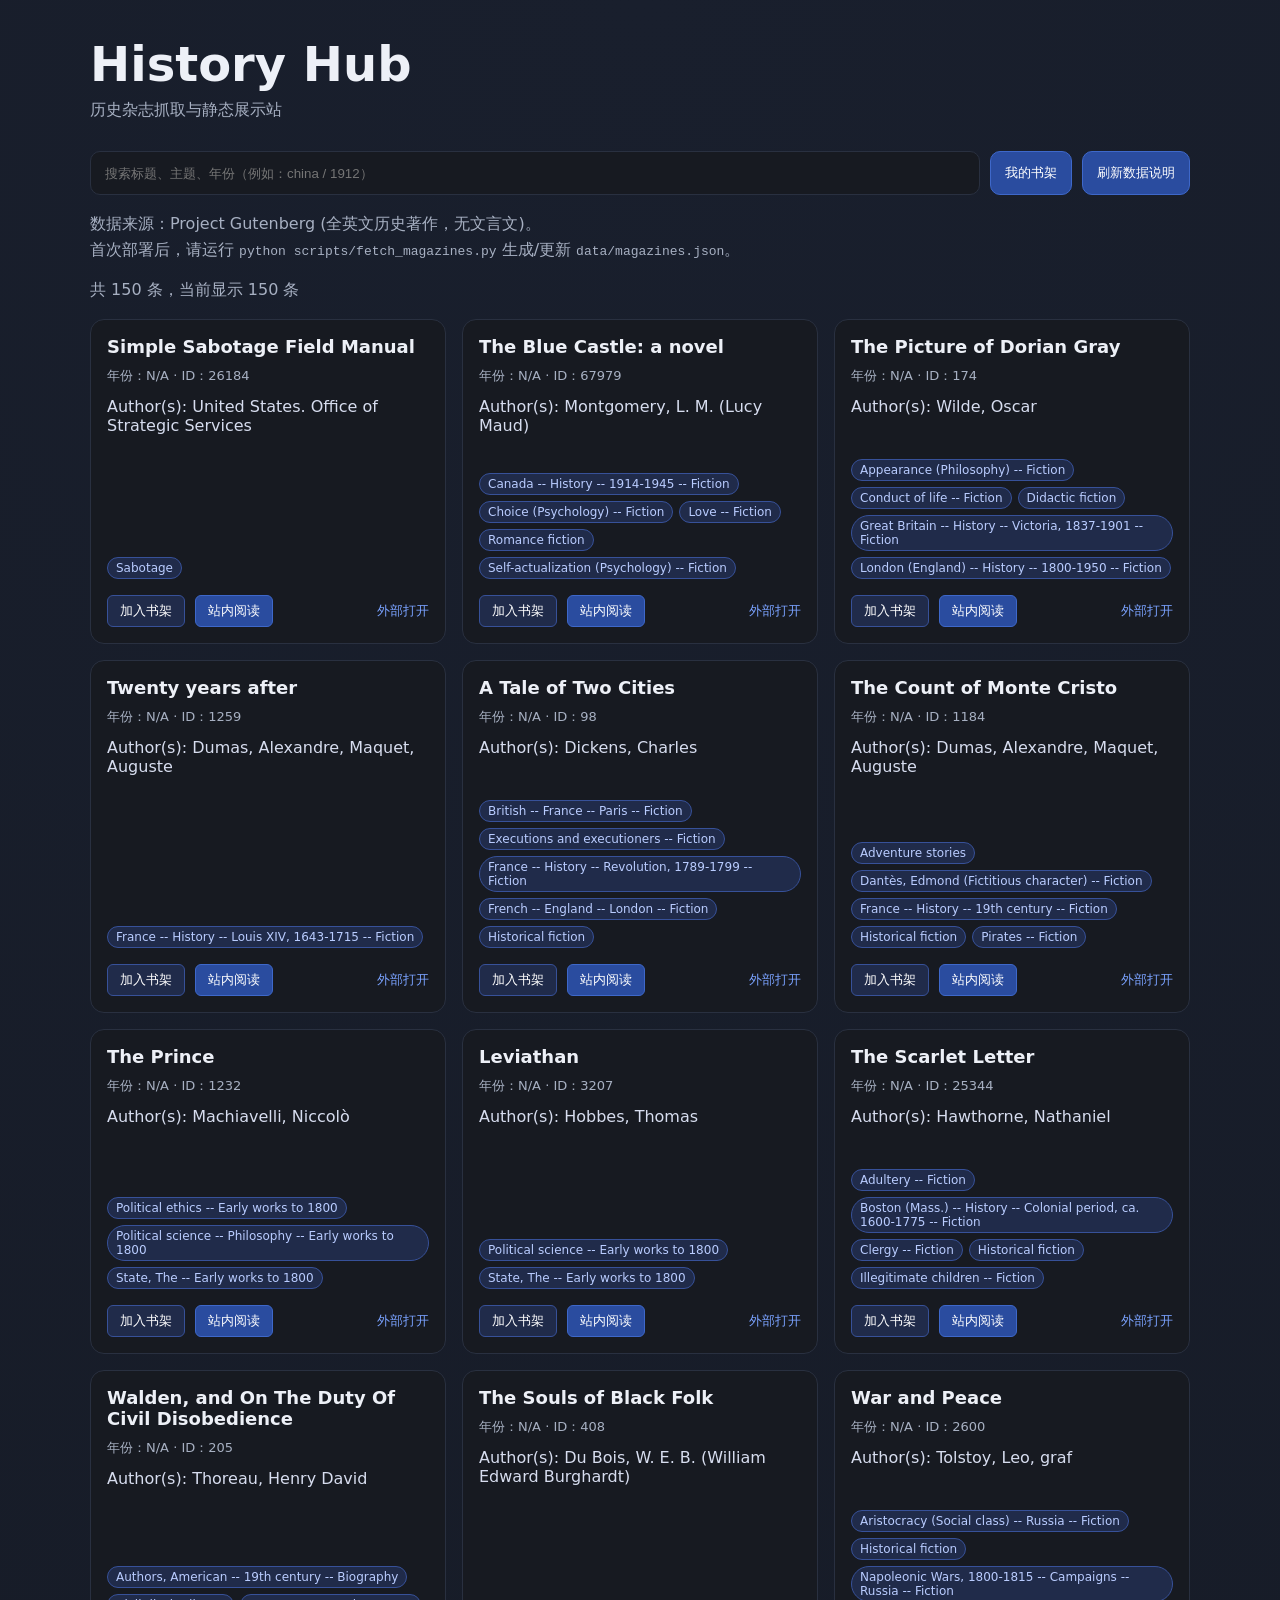
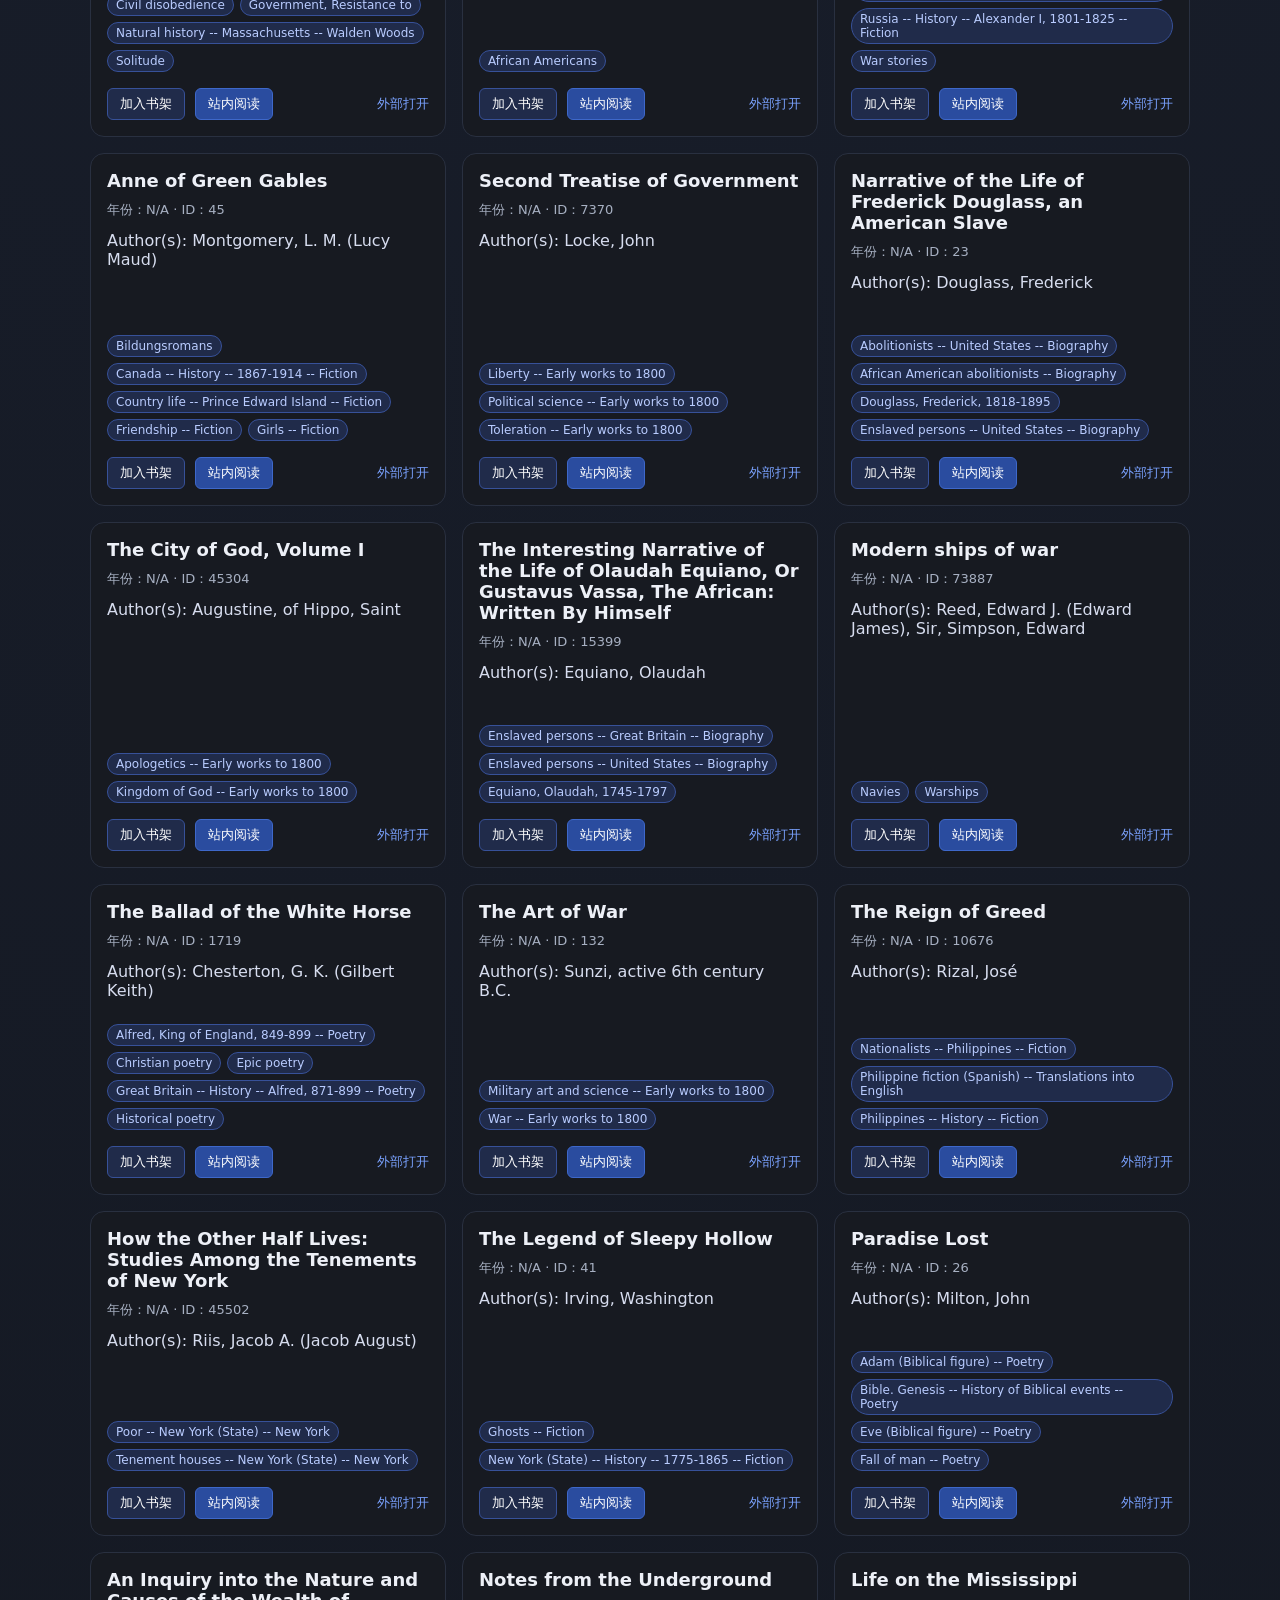
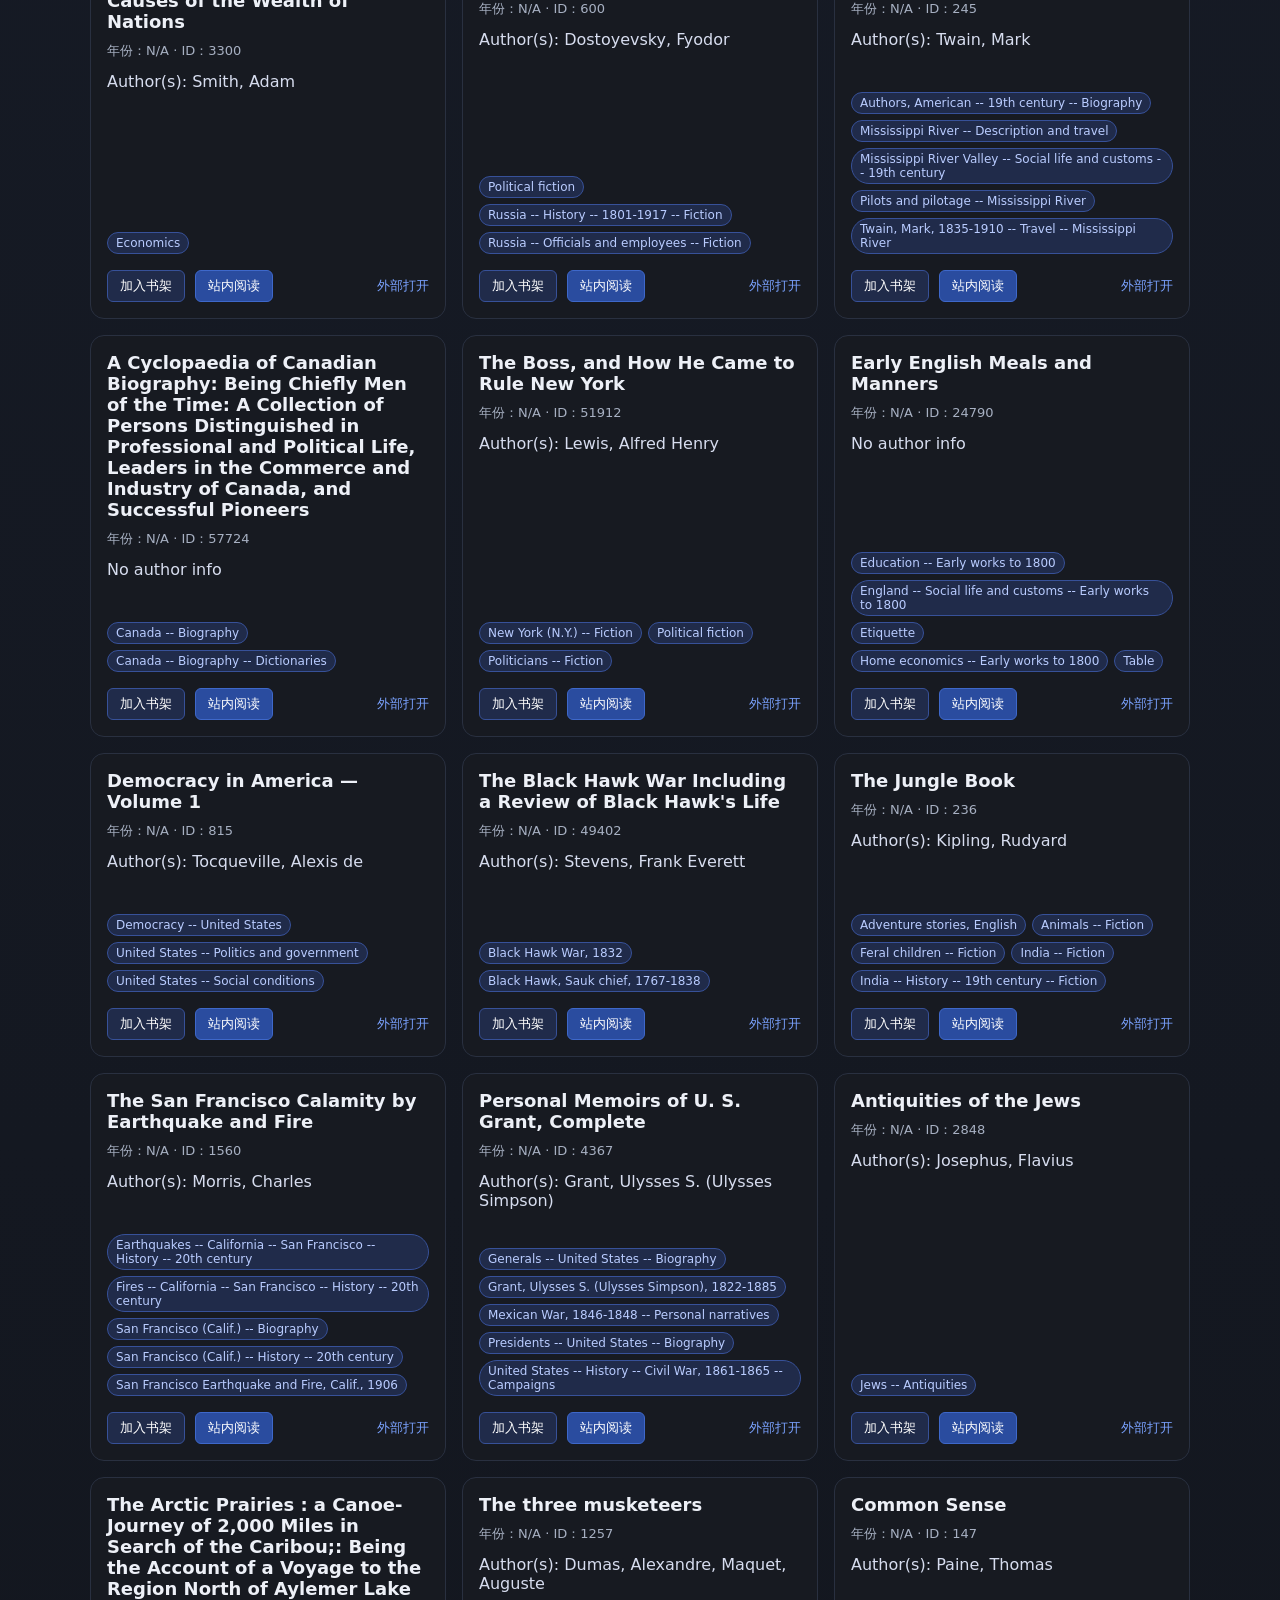
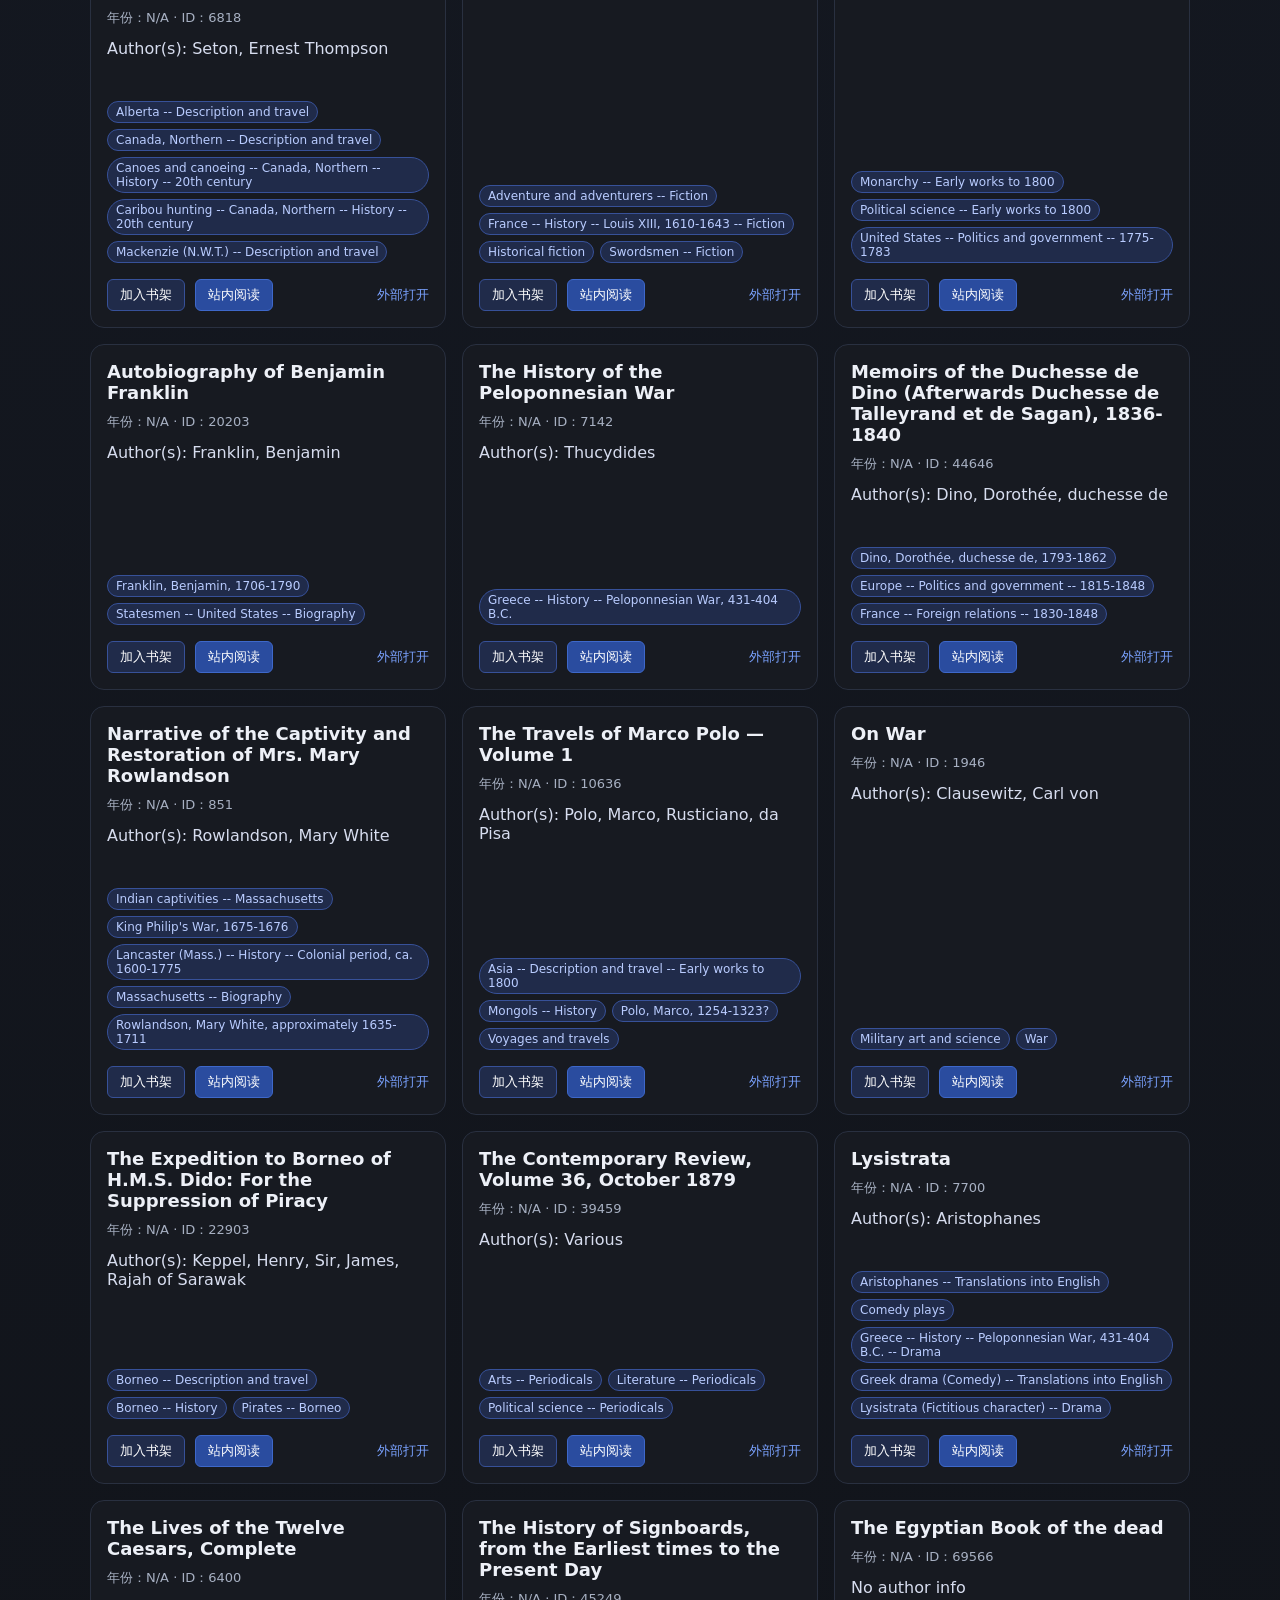
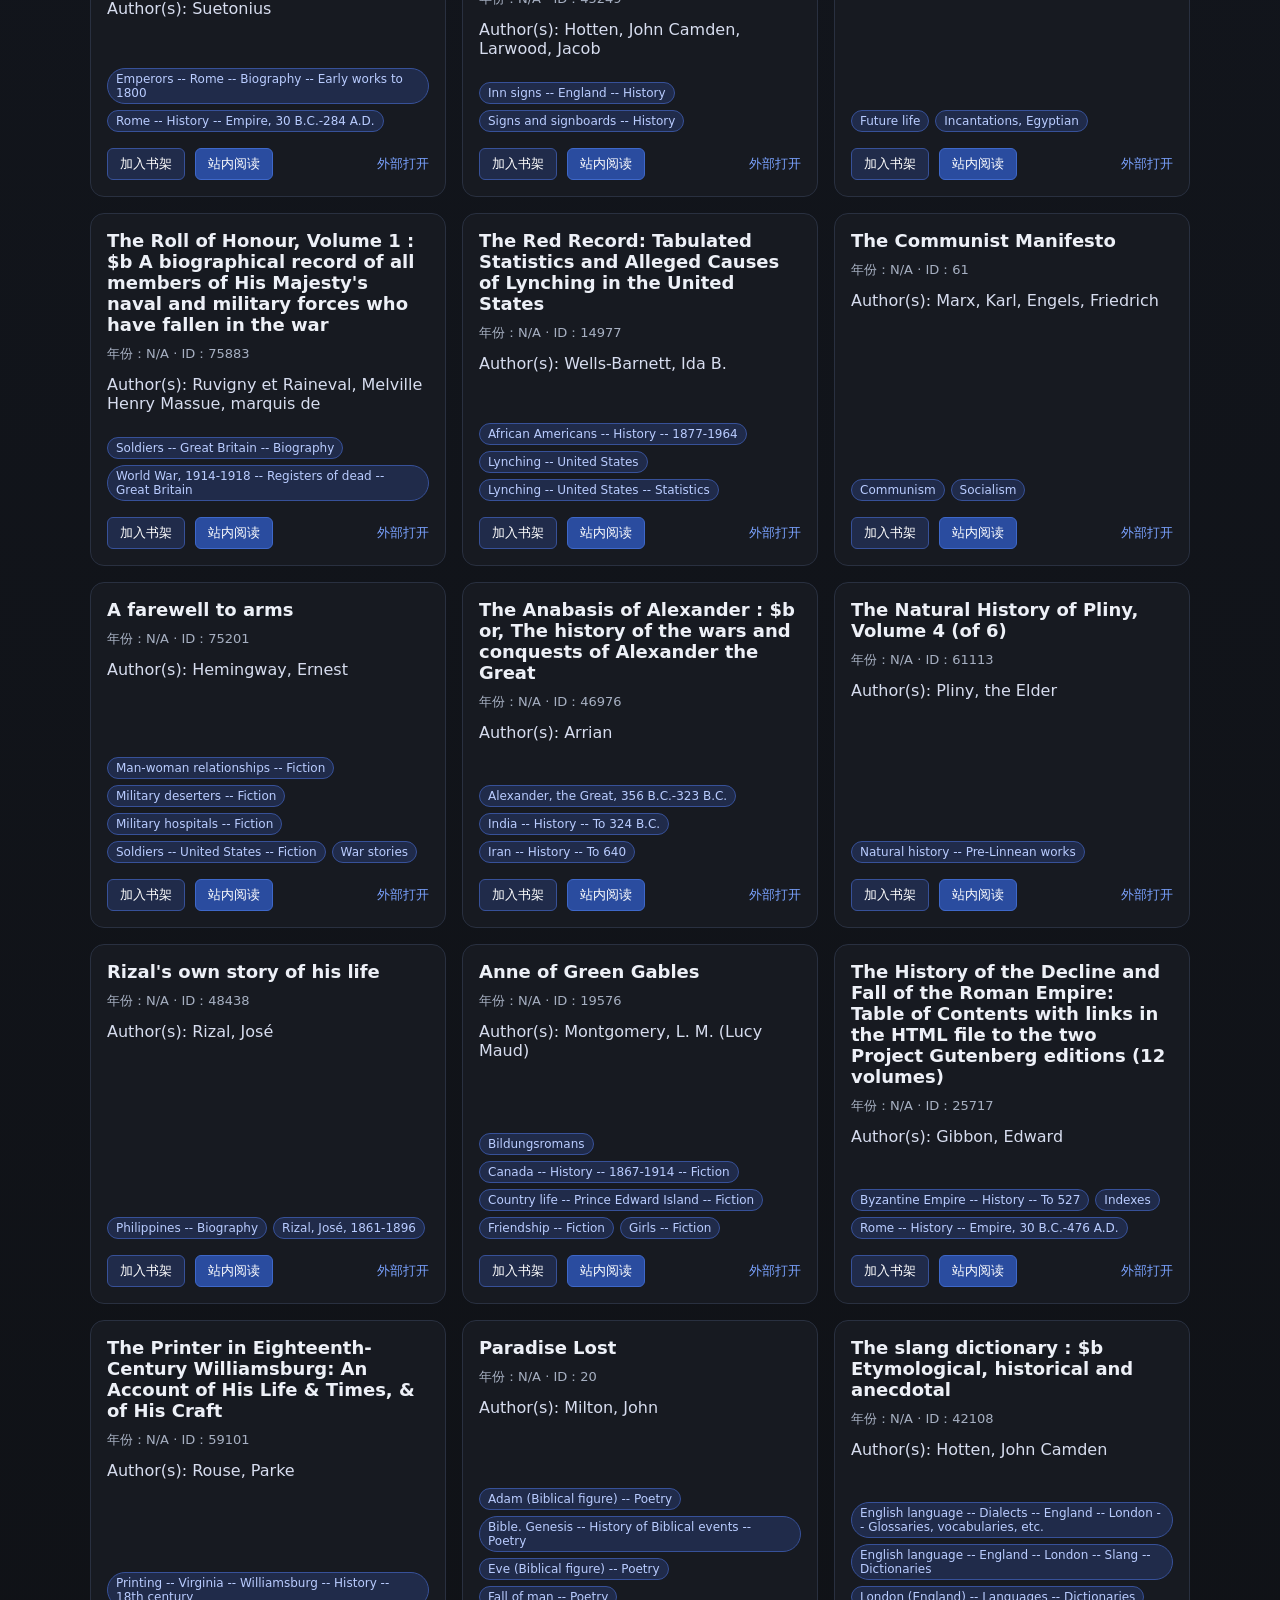
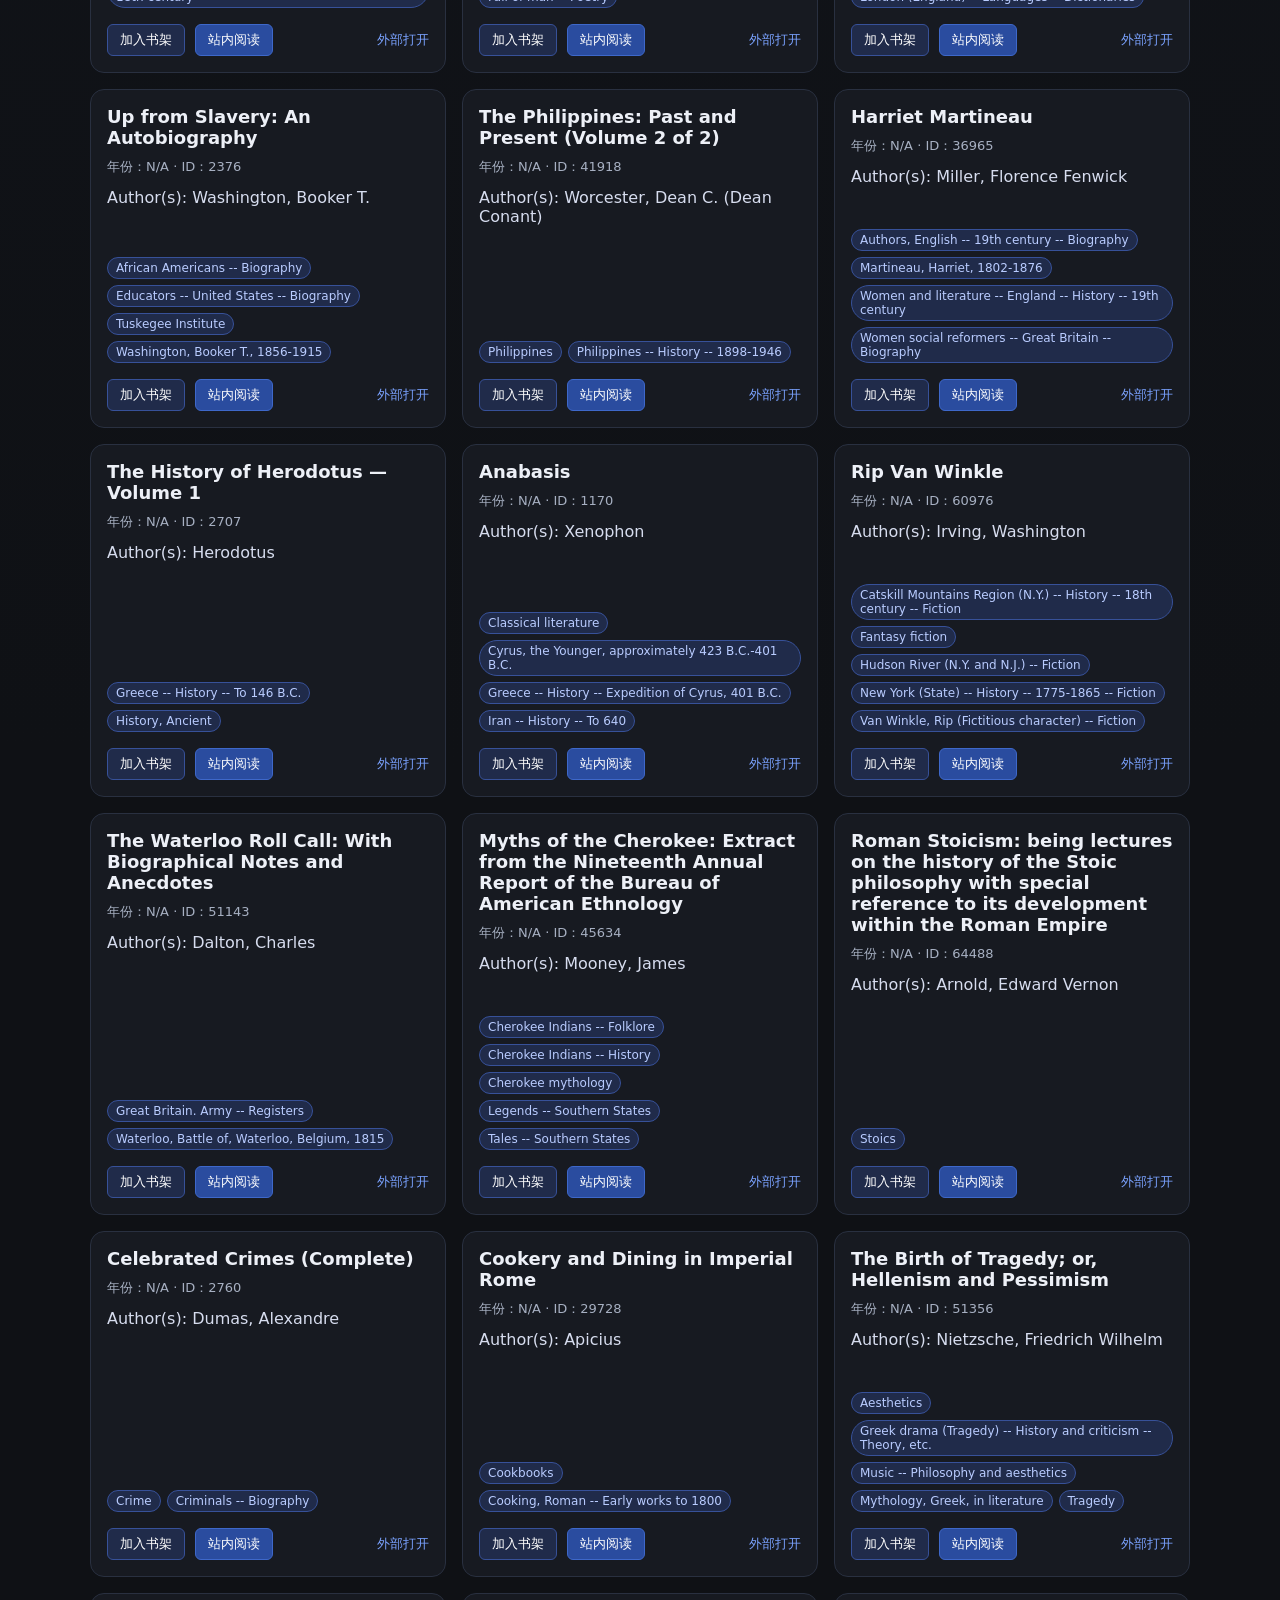
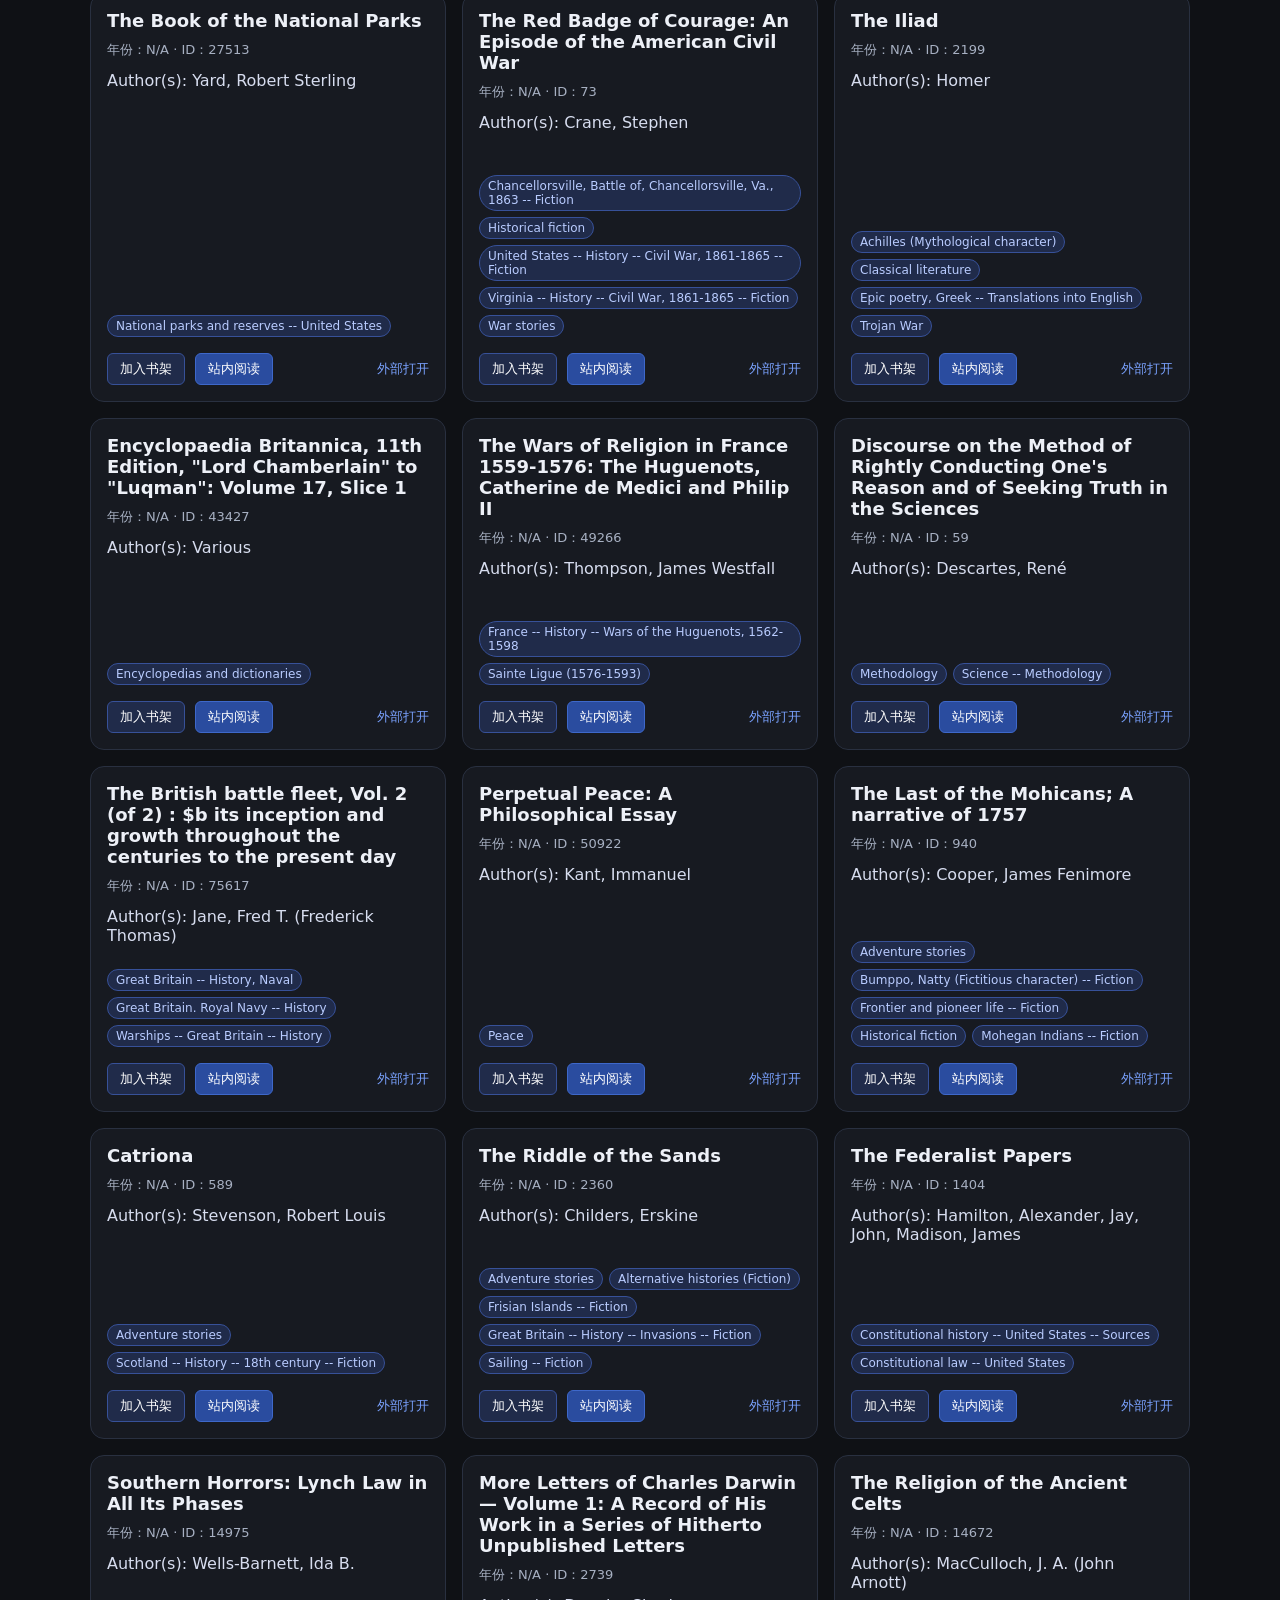
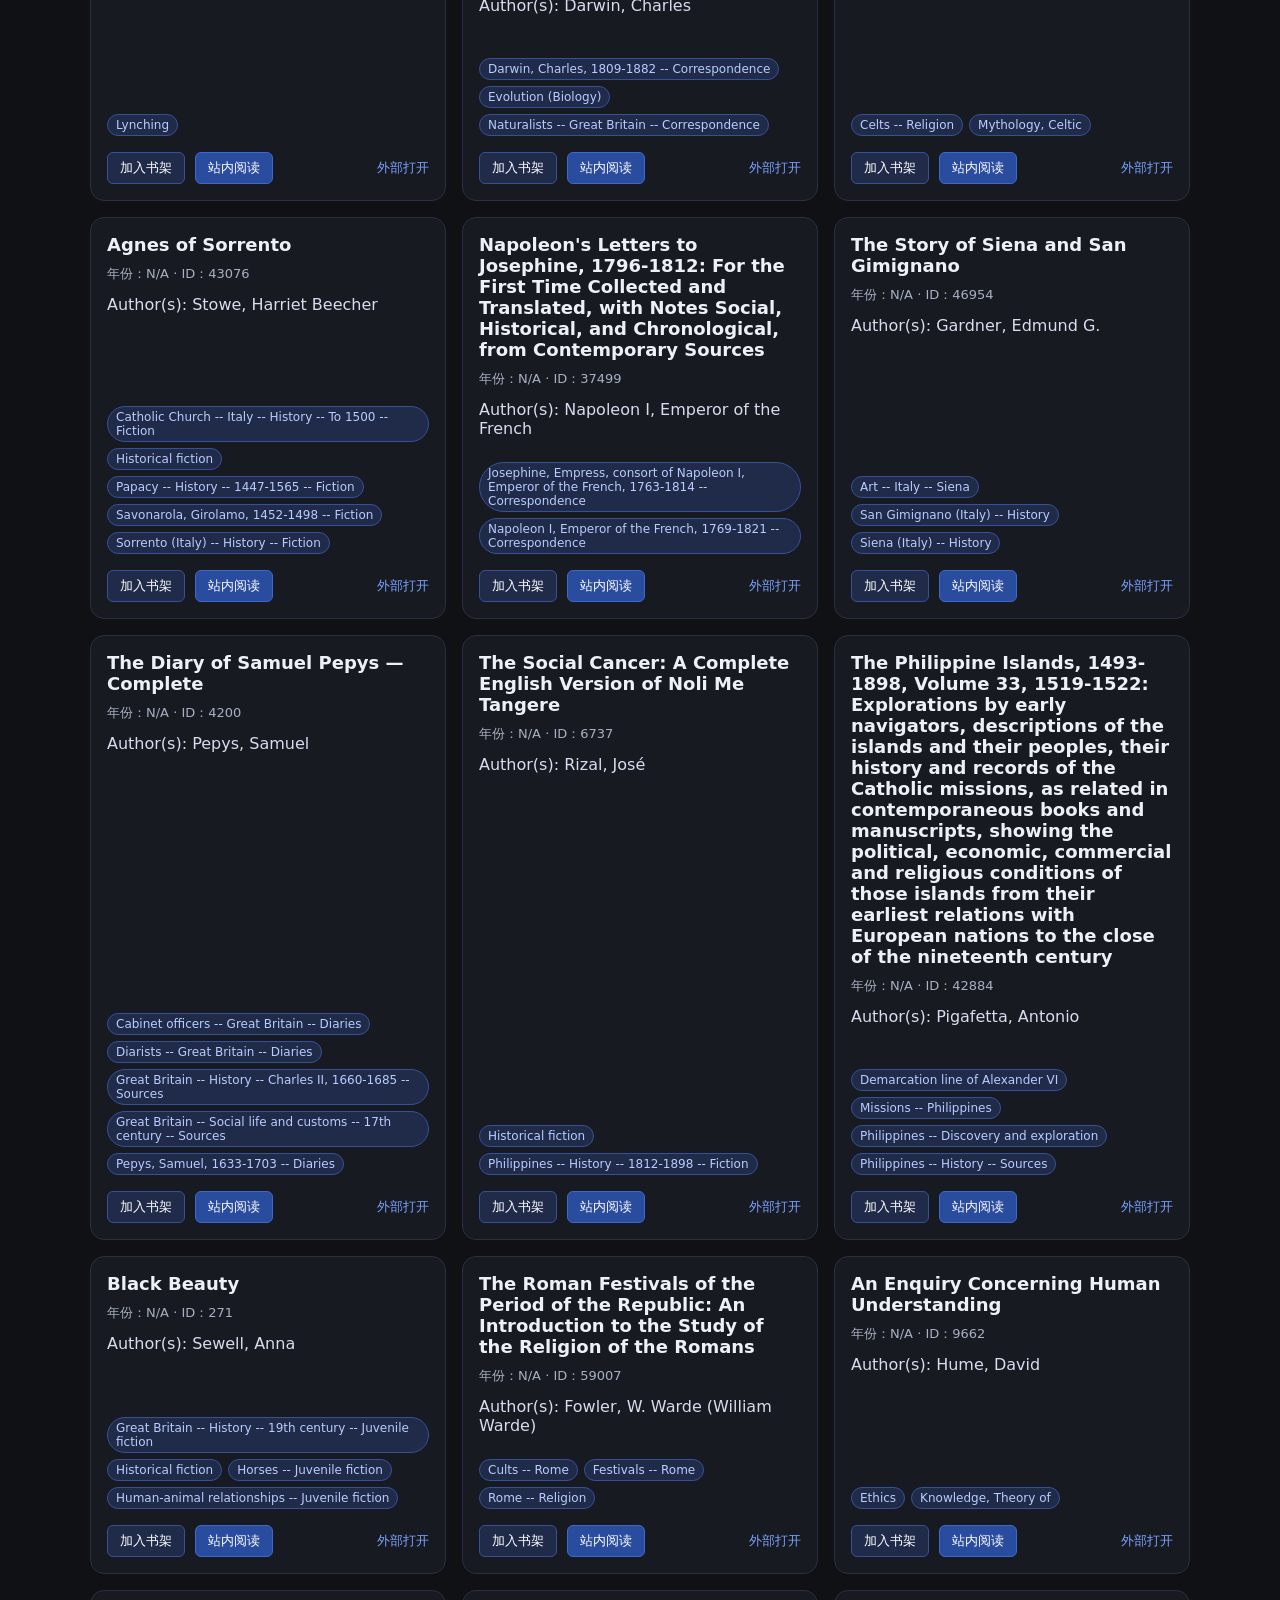
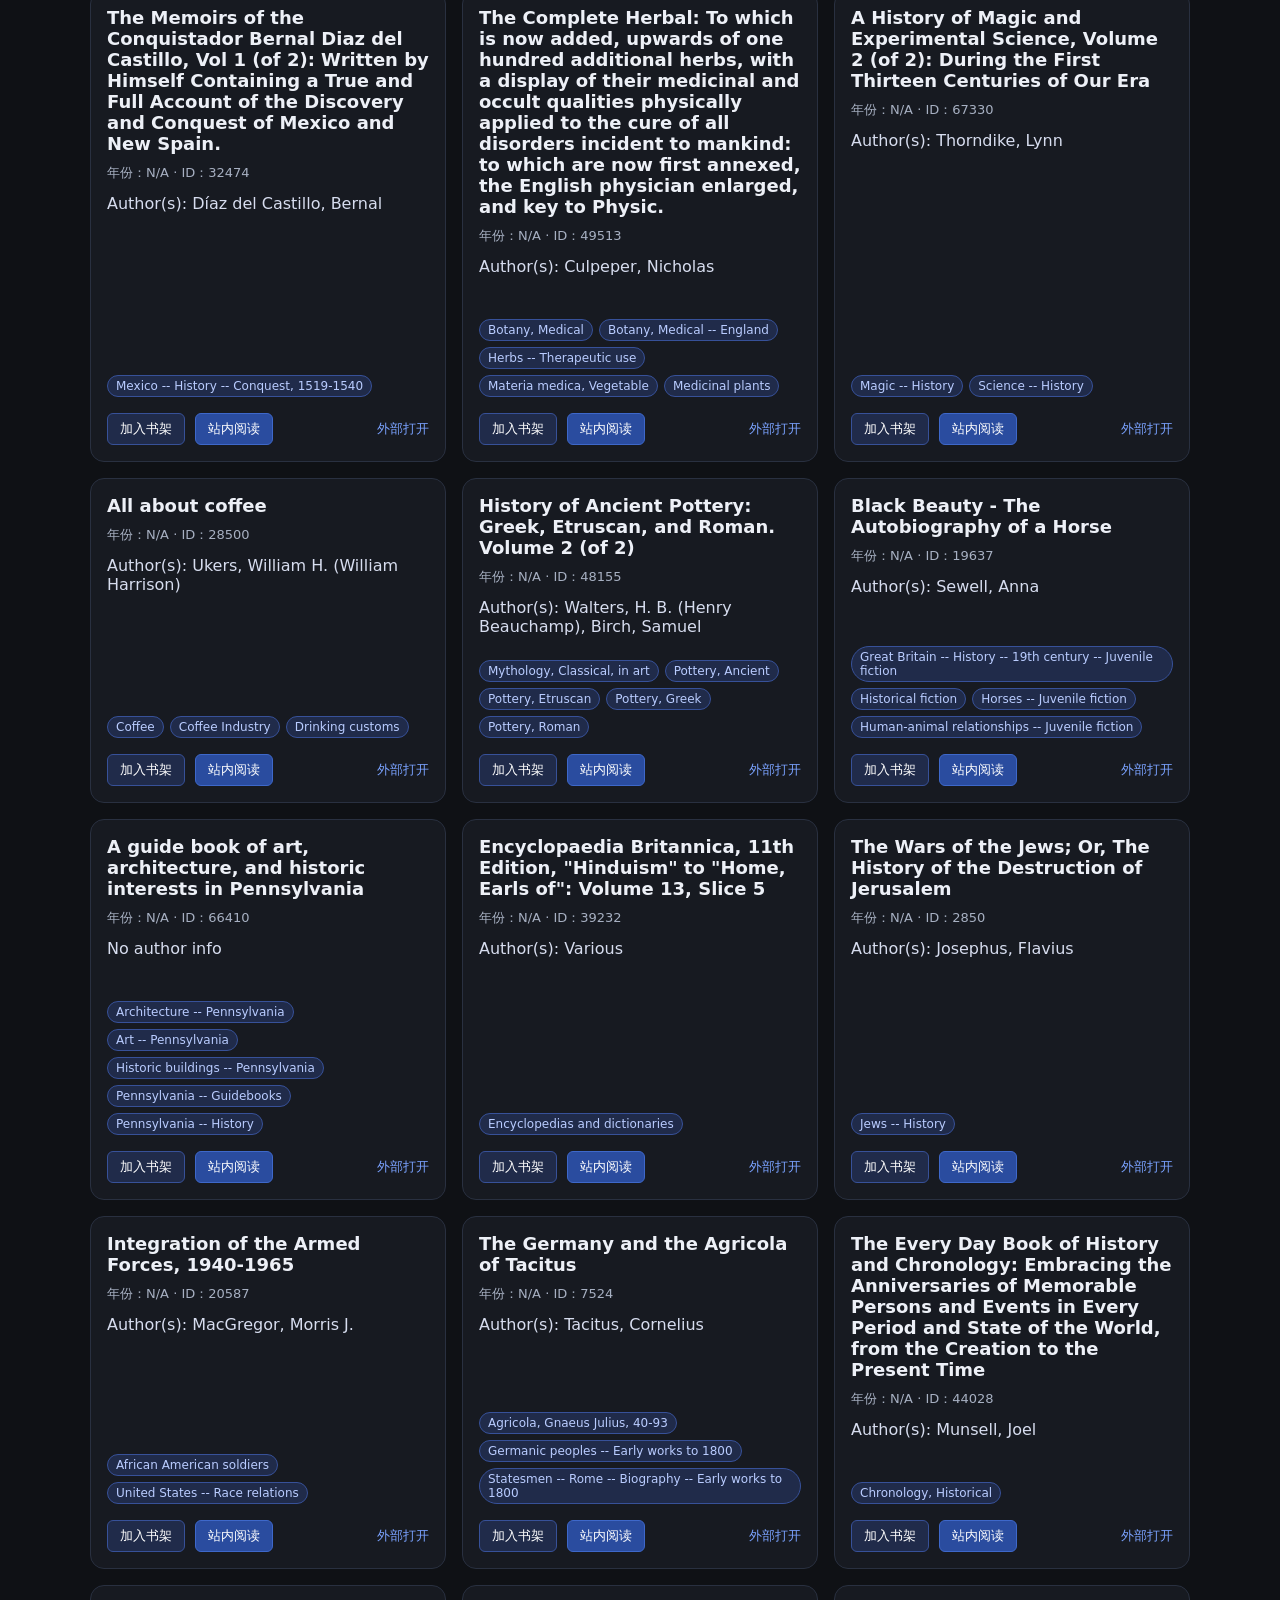
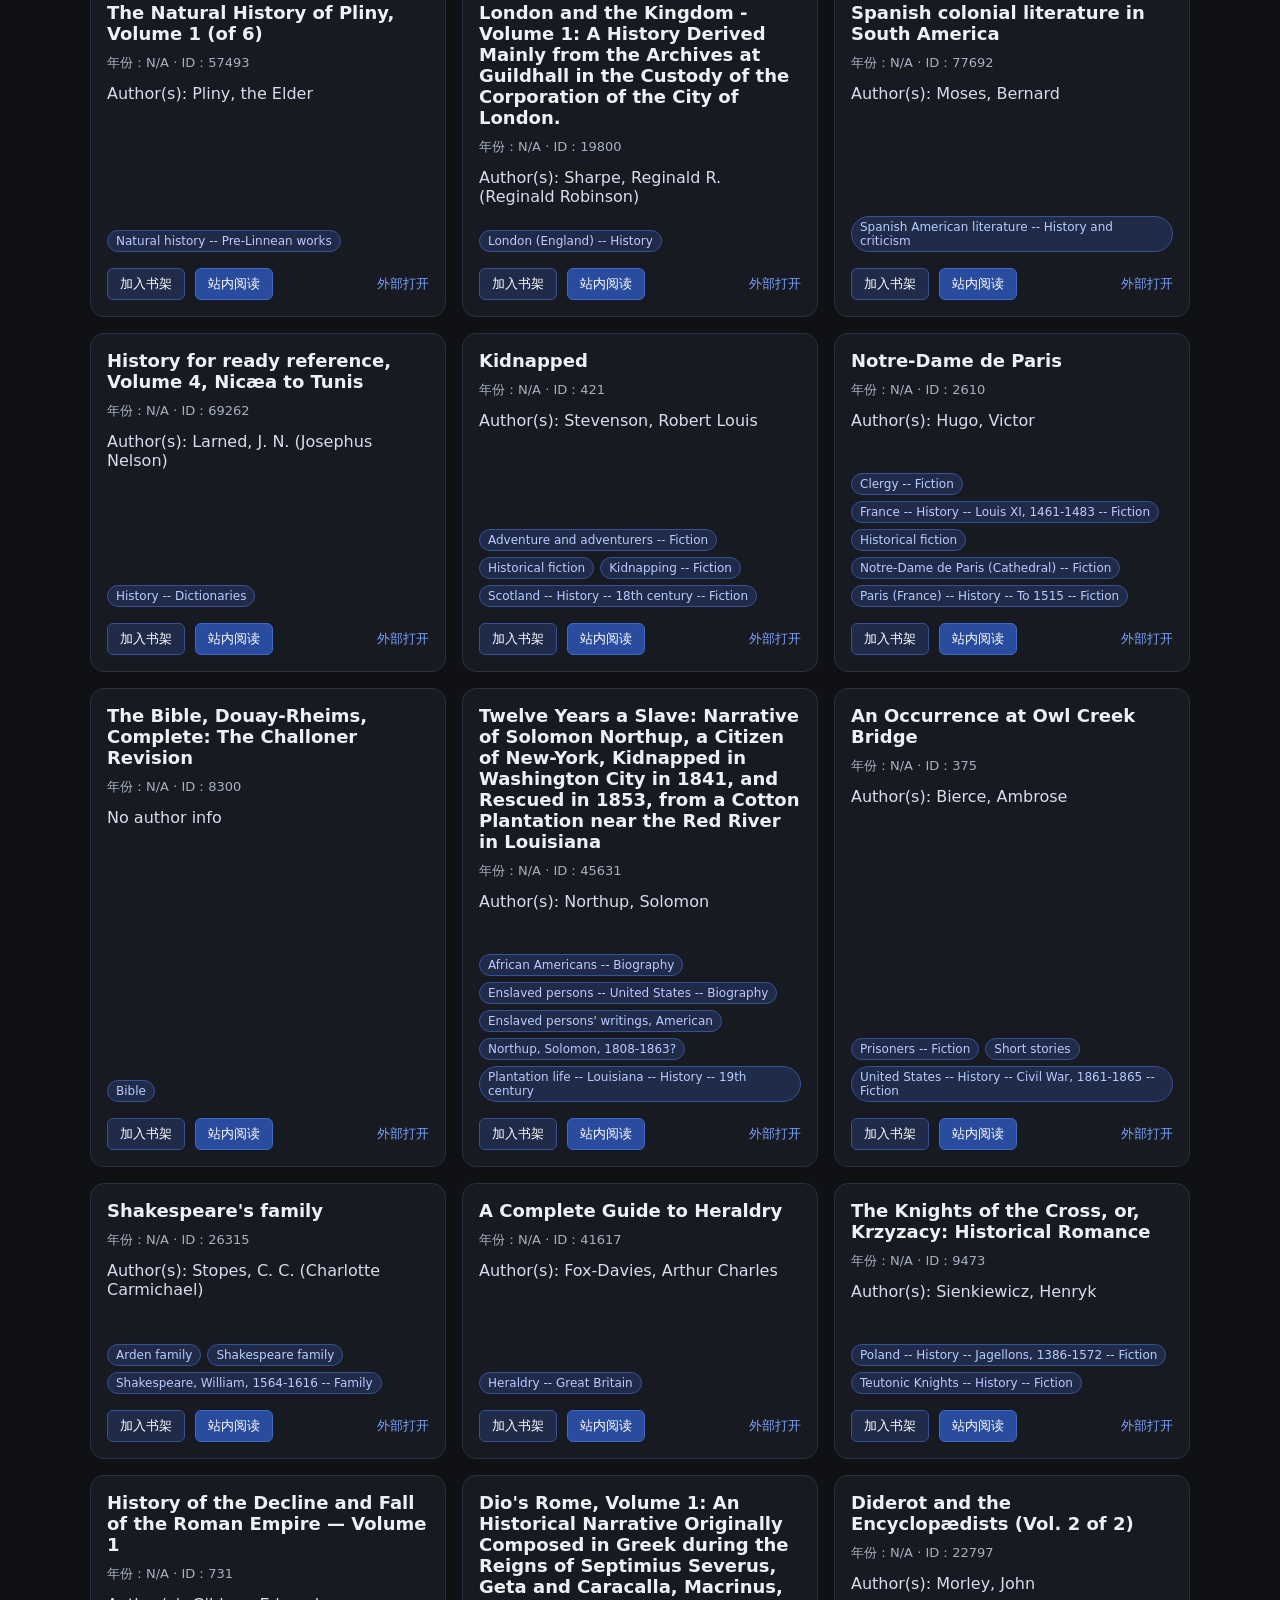
<file: index.html>
<!doctype html>
<html lang="zh-CN">
<head>
  <meta charset="UTF-8" />
  <meta name="viewport" content="width=device-width, initial-scale=1.0" />
  <title>History Hub · 历史杂志档案</title>
  <link rel="stylesheet" href="styles.css" />
</head>
<body>
  <header class="container hero">
    <h1>History Hub</h1>
    <p>历史杂志抓取与静态展示站</p>
  </header>

  <main class="container">
    <section class="toolbar">
      <input id="q" type="search" placeholder="搜索标题、主题、年份（例如：china / 1912）" />
      <button id="bookshelfBtn">我的书架</button>
      <button id="reloadBtn">刷新数据说明</button>
    </section>

    <p class="hint">
      数据来源：Project Gutenberg (全英文历史著作，无文言文)。<br />
      首次部署后，请运行 <code>python scripts/fetch_magazines.py</code> 生成/更新 <code>data/magazines.json</code>。
    </p>

    <section id="stats" class="stats"></section>
    <section id="grid" class="grid"></section>
  </main>

  <!-- 阅读器 Modal -->
  <div id="readerModal" class="modal">
    <div class="modal-content">
      <div class="modal-header">
        <h2 id="readerTitle">阅读中</h2>
        <button id="closeReaderBtn" class="close-btn">&times;</button>
      </div>
      <div class="modal-body">
        <div id="readerLoader" class="reader-loader">
          <div class="spinner"></div>
          <p>努力加载中，请稍候...</p>
        </div>
        <iframe id="readerFrame" src="" frameborder="0"></iframe>
      </div>
    </div>
  </div>

  <template id="cardTpl">
    <article class="card">
      <h3 class="title"></h3>
      <p class="meta"></p>
      <p class="desc"></p>
      <div class="tags"></div>
      <div class="actions">
        <button class="bookmark-btn">加入书架</button>
        <button class="read-btn">站内阅读</button>
        <a class="link" target="_blank" rel="noopener noreferrer">外部打开</a>
      </div>
    </article>
  </template>

  <script src="script.js"></script>
</body>
</html>
</file>
<file: styles.css>
:root {
  --bg: #0f1115;
  --panel: #171a21;
  --text: #edf0f7;
  --muted: #a7b0c2;
  --accent: #7aa2ff;
  --border: #293040;
}

* { box-sizing: border-box; }
body {
  margin: 0;
  font-family: Inter, system-ui, -apple-system, Segoe UI, Roboto, "PingFang SC", sans-serif;
  background: radial-gradient(circle at top, #191f2d 0%, var(--bg) 45%);
  color: var(--text);
}
.container {
  width: min(1100px, 92vw);
  margin: 0 auto;
}
.hero {
  padding: 36px 0 12px;
}
.hero h1 { margin: 0; font-size: clamp(30px, 6vw, 48px); }
.hero p { margin: 0; margin-top: 8px; color: var(--muted); }

.toolbar {
  display: flex;
  gap: 10px;
  margin: 18px 0 8px;
}
input[type="search"] {
  flex: 1;
  border: 1px solid var(--border);
  background: var(--panel);
  color: var(--text);
  border-radius: 10px;
  padding: 12px 14px;
}
button {
  border: 1px solid #3e68ca;
  background: #2a4c9f;
  color: white;
  border-radius: 10px;
  padding: 12px 14px;
  cursor: pointer;
  transition: all 0.2s;
}
button:hover {
  background: #3e68ca;
}
button.active {
  background: #ff9800;
  border-color: #f57c00;
}

.hint {
  color: var(--muted);
  line-height: 1.6;
}
.stats {
  margin: 18px 0;
  color: var(--muted);
}
.grid {
  display: grid;
  grid-template-columns: repeat(auto-fill, minmax(280px, 1fr));
  gap: 16px;
  padding-bottom: 36px;
}
.card {
  background: var(--panel);
  border: 1px solid var(--border);
  border-radius: 14px;
  padding: 16px;
  display: flex;
  flex-direction: column;
}
.title {
  margin: 0 0 10px;
  font-size: 18px;
}
.meta {
  margin: 0;
  color: var(--muted);
  font-size: 13px;
}
.desc {
  min-height: 50px;
  color: #d7ddef;
  margin: 12px 0;
  flex: 1;
}
.tags {
  display: flex;
  flex-wrap: wrap;
  gap: 6px;
  margin-bottom: 16px;
}
.tag {
  font-size: 12px;
  border: 1px solid #375199;
  color: #b9ccff;
  background: #202b4a;
  border-radius: 999px;
  padding: 3px 8px;
}
.actions {
  display: flex;
  gap: 10px;
  align-items: center;
}
.actions button {
  padding: 6px 12px;
  font-size: 13px;
  border-radius: 6px;
}
.bookmark-btn {
  background: #202b4a;
  border: 1px solid #375199;
}
.bookmark-btn.saved {
  background: #e65100;
  border-color: #ff9800;
}
.read-btn {
  background: #2a4c9f;
}
.link {
  color: var(--accent);
  text-decoration: none;
  font-size: 13px;
  margin-left: auto;
}
.link:hover { text-decoration: underline; }

/* Modal styles for in-site reading */
.modal {
  display: none;
  position: fixed;
  top: 0; left: 0; width: 100%; height: 100%;
  background: rgba(0,0,0,0.8);
  z-index: 1000;
  padding: 20px;
}
.modal.open {
  display: block;
}
.modal-content {
  background: #fff;
  width: 100%;
  height: 100%;
  border-radius: 12px;
  display: flex;
  flex-direction: column;
  overflow: hidden;
}
.modal-header {
  background: #f1f1f1;
  padding: 12px 20px;
  display: flex;
  justify-content: space-between;
  align-items: center;
  color: #333;
}
.modal-header h2 {
  margin: 0;
  font-size: 18px;
}
.close-btn {
  background: none;
  border: none;
  color: #333;
  font-size: 28px;
  cursor: pointer;
  padding: 0;
  line-height: 1;
}
.close-btn:hover { background: none; color: red; }
.modal-body {
  flex: 1;
  background: #fff;
  position: relative;
}
.modal-body iframe {
  width: 100%;
  height: 100%;
  border: none;
  position: relative;
  z-index: 2;
}
.reader-loader {
  position: absolute;
  top: 0; left: 0; right: 0; bottom: 0;
  display: flex;
  flex-direction: column;
  justify-content: center;
  align-items: center;
  background: #f8f9fa;
  color: #555;
  z-index: 1;
}
.reader-loader p {
  margin-top: 16px;
  font-size: 14px;
}
.spinner {
  width: 40px;
  height: 40px;
  border: 4px solid #e0e0e0;
  border-top-color: #2a4c9f;
  border-radius: 50%;
  animation: spin 1s linear infinite;
}
@keyframes spin {
  to { transform: rotate(360deg); }
}
</file>
